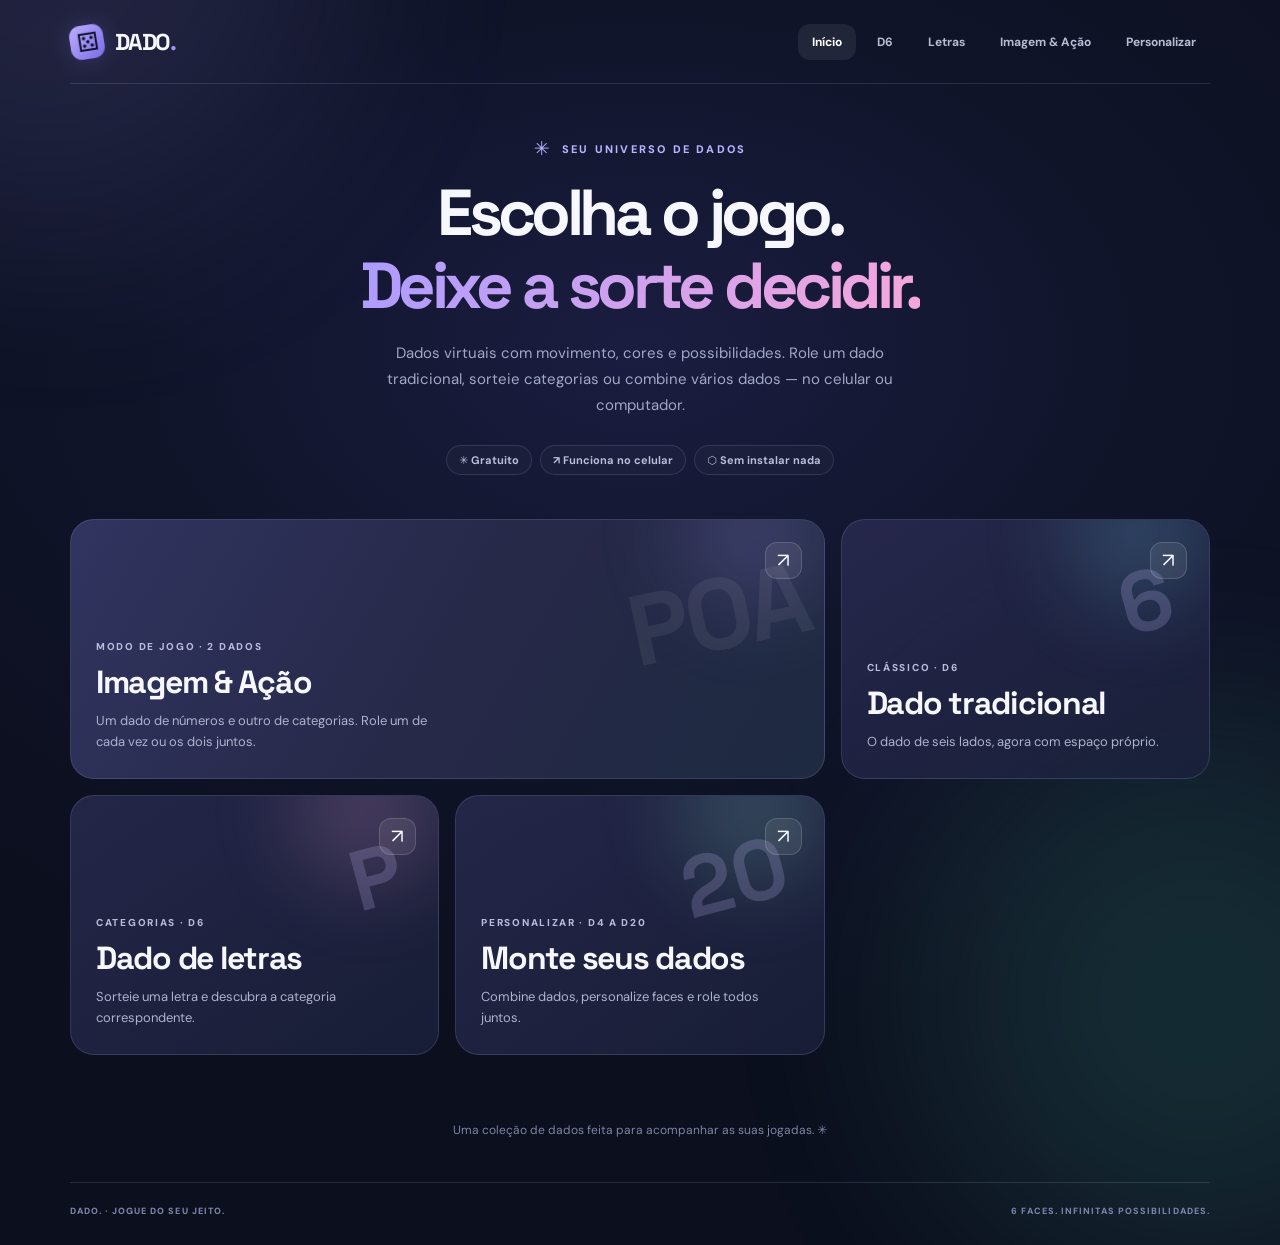
<file: index.html>
<!doctype html>
<html lang="pt-BR"><head><meta charset="utf-8"><meta name="viewport" content="width=device-width,initial-scale=1,viewport-fit=cover"><meta name="theme-color" content="#0c1020"><meta name="description" content="Dados virtuais com animação e modos de jogo para Imagem & Ação, RPG e jogos de tabuleiro. Rápido, gratuito e responsivo."><meta property="og:title" content="DADO. — Um mundo de possibilidades"><meta property="og:description" content="Escolha seu dado e deixe a sorte decidir."><title>DADO. — Dados virtuais e modos de jogo</title><link rel="icon" type="image/svg+xml" href="./assets/favicon.svg"><link rel="stylesheet" href="./assets/styles.css"></head>
<body><div class="bg-glow bg-glow--one" aria-hidden="true"></div><div class="bg-glow bg-glow--two" aria-hidden="true"></div><div class="shell">
<header class="topbar"><a class="brand" href="./" aria-label="Dado — início"><span class="brand-symbol">⚄</span><span>DADO<b>.</b></span></a><nav class="nav" aria-label="Navegação principal"><a href="./" aria-current="page">Início</a><a href="./dados/tradicional/">D6</a><a href="./dados/letras/">Letras</a><a href="./jogos/imagem-e-acao/">Imagem & Ação</a><a href="./dados/personalizado/">Personalizar</a></nav></header>
<main><section class="intro"><span class="kicker"><span class="star">✳</span> SEU UNIVERSO DE DADOS</span><h1>Escolha o jogo.<br><span class="gradient-text">Deixe a sorte decidir.</span></h1><p>Dados virtuais com movimento, cores e possibilidades. Role um dado tradicional, sorteie categorias ou combine vários dados — no celular ou computador.</p><div class="feature-strip"><span>✳ Gratuito</span><span>↗ Funciona no celular</span><span>⬡ Sem instalar nada</span></div></section>
<section class="catalog" aria-label="Dados e modos de jogo"><a class="catalog-card catalog-card--feature" href="./jogos/imagem-e-acao/" style="--accent:#ad98ff"><span class="card-arrow" aria-hidden="true">↗</span><span class="card-tag">MODO DE JOGO · 2 DADOS</span><h2>Imagem & Ação</h2><p>Um dado de números e outro de categorias. Role um de cada vez ou os dois juntos.</p></a><a class="catalog-card" href="./dados/tradicional/" style="--accent:#77d6ee"><span class="card-arrow" aria-hidden="true">↗</span><span class="card-illustration" aria-hidden="true">6</span><span class="card-tag">CLÁSSICO · D6</span><h2>Dado tradicional</h2><p>O dado de seis lados, agora com espaço próprio.</p></a><a class="catalog-card" href="./dados/letras/" style="--accent:#f6abda"><span class="card-arrow" aria-hidden="true">↗</span><span class="card-illustration" aria-hidden="true">P</span><span class="card-tag">CATEGORIAS · D6</span><h2>Dado de letras</h2><p>Sorteie uma letra e descubra a categoria correspondente.</p></a><a class="catalog-card" href="./dados/personalizado/" style="--accent:#8debca"><span class="card-arrow" aria-hidden="true">↗</span><span class="card-illustration" aria-hidden="true">20</span><span class="card-tag">PERSONALIZAR · D4 A D20</span><h2>Monte seus dados</h2><p>Combine dados, personalize faces e role todos juntos.</p></a></section><p class="catalog-caption">Uma coleção de dados feita para acompanhar as suas jogadas. ✳</p></main>
<footer class="footer"><span>DADO. · JOGUE DO SEU JEITO.</span><span>6 FACES. INFINITAS POSSIBILIDADES.</span></footer></div></body></html>
</file>
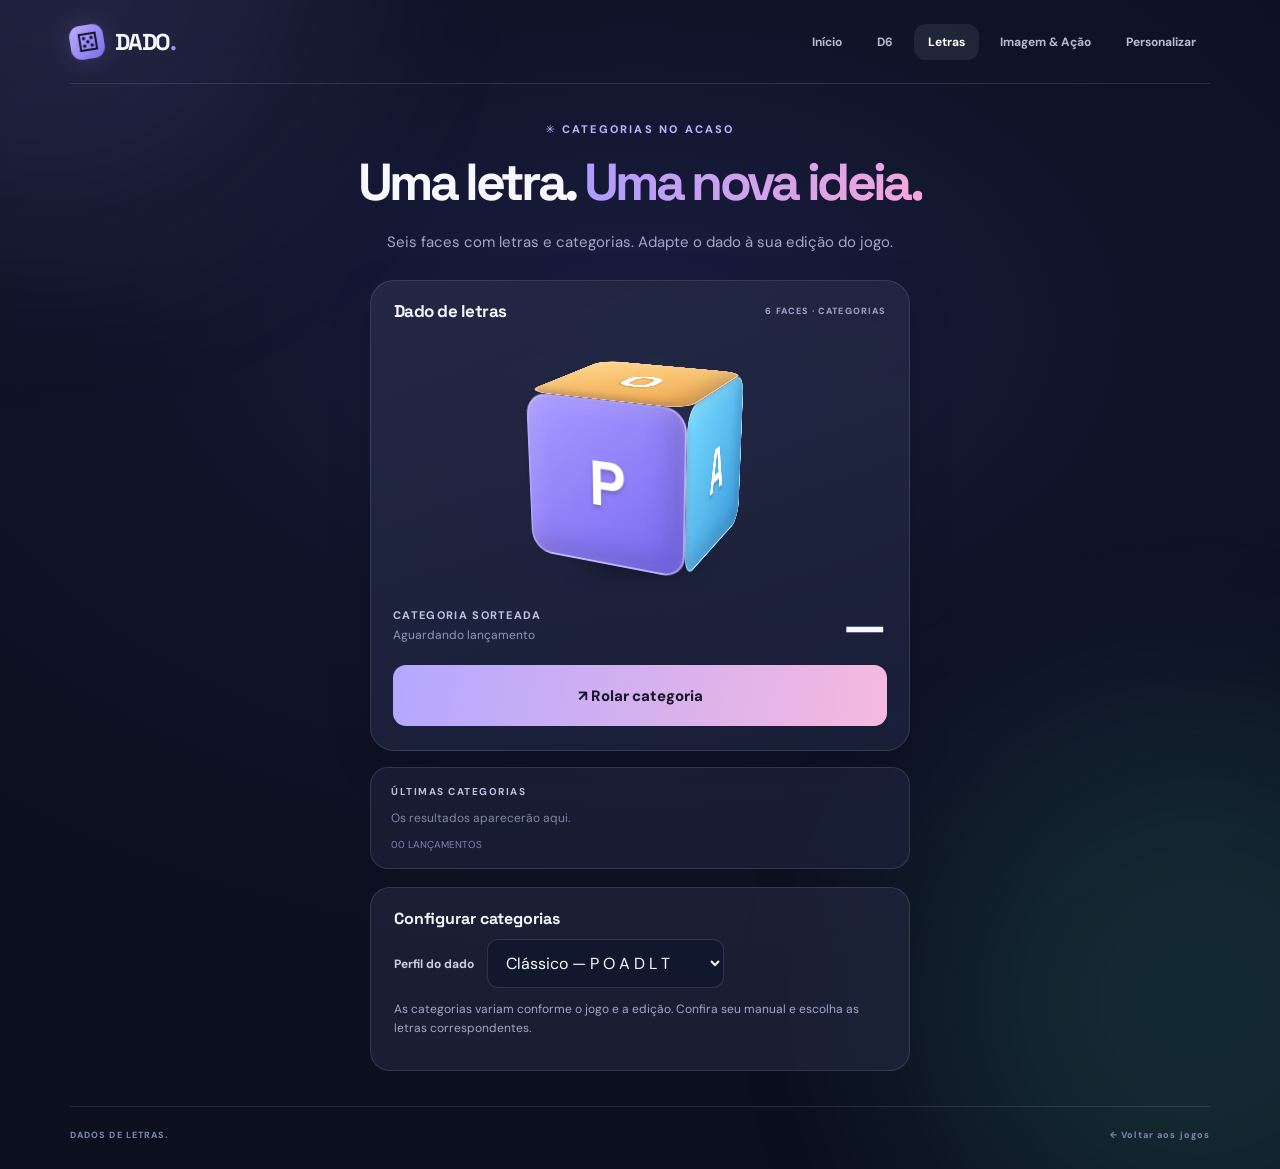
<file: dados/letras/index.html>
<!doctype html><html lang="pt-BR"><head><meta charset="utf-8"><meta name="viewport" content="width=device-width,initial-scale=1,viewport-fit=cover"><meta name="theme-color" content="#0c1020"><meta name="description" content="Dado de letras virtual de seis faces, com categorias para jogos."><title>Dado de letras — DADO.</title><link rel="icon" type="image/svg+xml" href="../../assets/favicon.svg"><link rel="stylesheet" href="../../assets/styles.css"><script type="module" src="../../assets/app.js"></script></head>
<body data-page="letters"><div class="bg-glow bg-glow--one" aria-hidden="true"></div><div class="bg-glow bg-glow--two" aria-hidden="true"></div><div class="shell"><header class="topbar"><a class="brand" href="../../"><span class="brand-symbol">⚄</span><span>DADO<b>.</b></span></a><nav class="nav" aria-label="Navegação"><a href="../../">Início</a><a href="../tradicional/">D6</a><a href="./" aria-current="page">Letras</a><a href="../../jogos/imagem-e-acao/">Imagem & Ação</a><a href="../personalizado/">Personalizar</a></nav></header>
<main><div class="intro intro--compact"><span class="kicker">✳ CATEGORIAS NO ACASO</span><h1>Uma letra. <span class="gradient-text">Uma nova ideia.</span></h1><p>Seis faces com letras e categorias. Adapte o dado à sua edição do jogo.</p></div><section class="single-layout"><article class="dice-card"><div class="dice-card__top"><h2>Dado de letras</h2><span class="dice-card__tag">6 FACES · CATEGORIAS</span></div><div class="dice-stage"><div class="dice-host" id="letterDie"></div></div><div class="dice-card__bottom"><div class="dice-card__readout"><div class="result-block"><strong>Categoria sorteada</strong><span id="letterLabel">Aguardando lançamento</span></div><span id="letterResult" class="dice-card__result">—</span></div><button class="button button--block button--large" id="rollLetter" type="button">↗ Rolar categoria</button></div></article><div class="history"><h3>Últimas categorias</h3><div class="history-row" id="letterHistory"><span class="muted">Os resultados aparecerão aqui.</span></div><div class="history-counter" style="margin-top:12px">00 LANÇAMENTOS</div></div></section>
<section class="settings-panel single-layout"><h2>Configurar categorias</h2><div class="form-row"><label for="letterPreset">Perfil do dado</label><select class="select" id="letterPreset"><option value="classic">Clássico — P O A D L T</option><option value="mix">Alternativo — P O A D L M</option><option value="custom">Personalizado</option></select></div><p>As categorias variam conforme o jogo e a edição. Confira seu manual e escolha as letras correspondentes.</p><div class="category-editor" id="categoryEditor" hidden><form id="categoryForm"><div class="category-grid" id="categoryInputs"></div><div class="stack" style="margin-top:12px"><button class="button button--outline" type="submit">Salvar minhas letras</button><span class="feedback" id="categoryFeedback" role="status"></span></div></form></div></section></main><footer class="footer"><span>DADOS DE LETRAS.</span><a href="../../">← Voltar aos jogos</a></footer></div><p class="sr-only" id="announcement" role="status" aria-live="polite"></p></body></html>
</file>
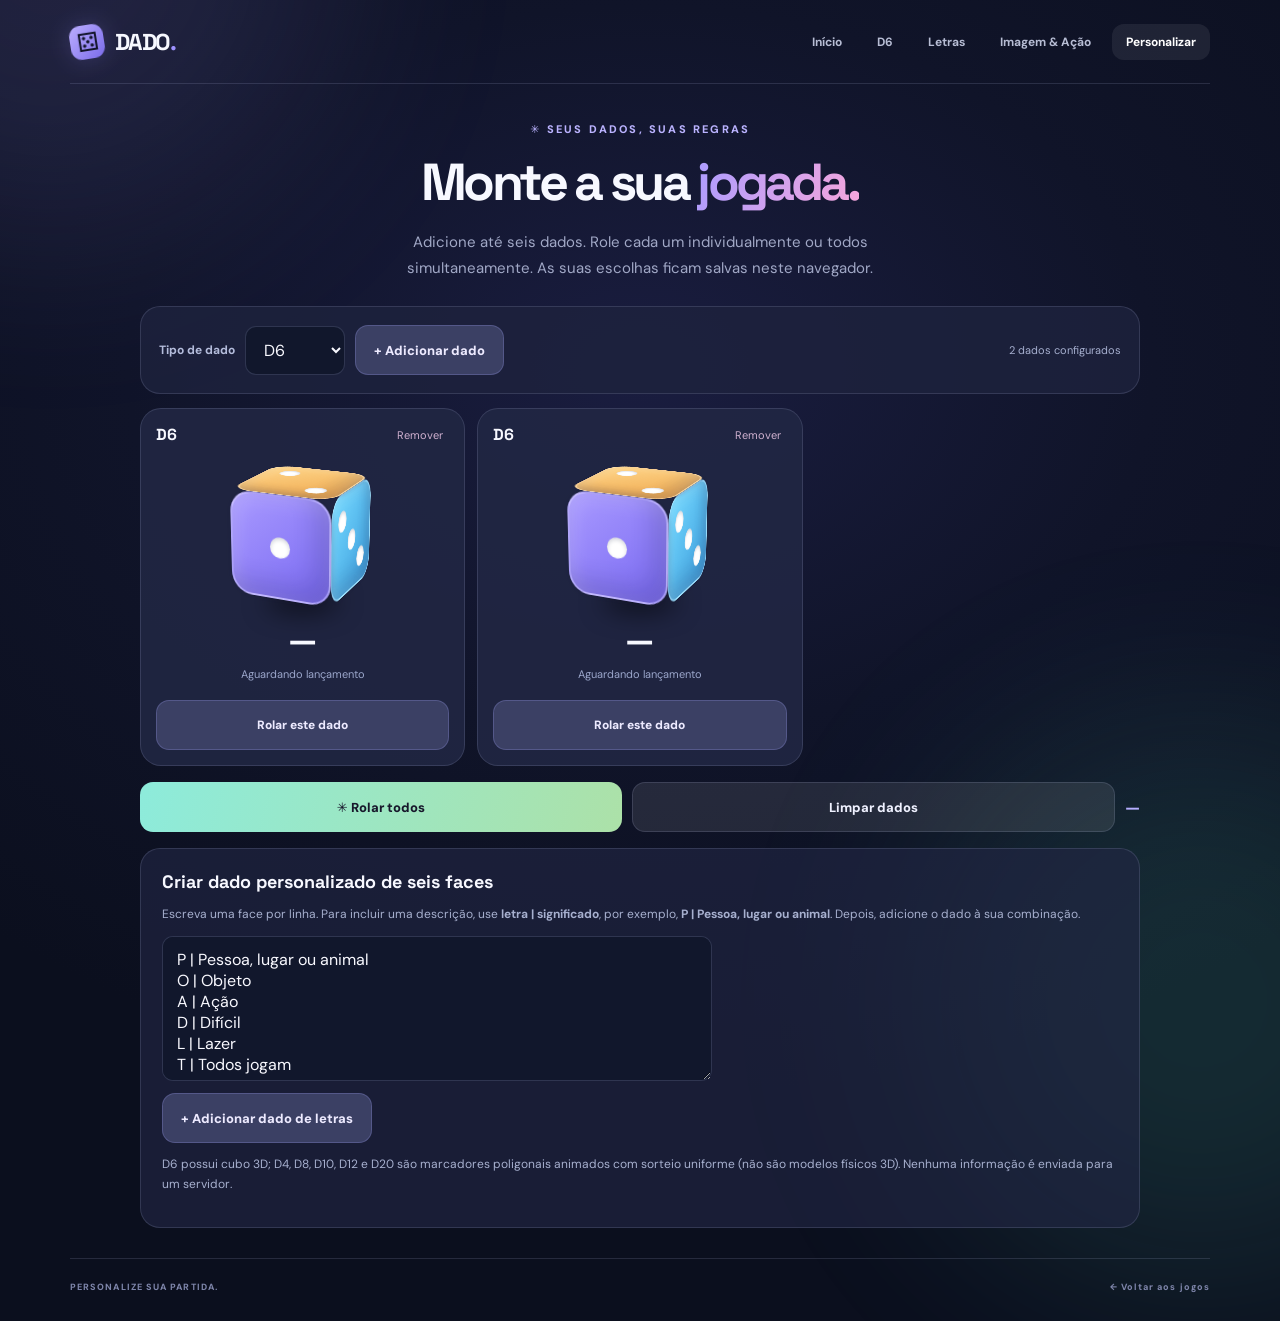
<file: dados/personalizado/index.html>
<!doctype html><html lang="pt-BR"><head><meta charset="utf-8"><meta name="viewport" content="width=device-width,initial-scale=1,viewport-fit=cover"><meta name="theme-color" content="#0c1020"><meta name="description" content="Monte uma combinação de dados D4, D6, D8, D10, D12, D20 e dados personalizados."><title>Monte seus dados — DADO.</title><link rel="icon" type="image/svg+xml" href="../../assets/favicon.svg"><link rel="stylesheet" href="../../assets/styles.css"><script type="module" src="../../assets/app.js"></script></head>
<body data-page="builder"><div class="bg-glow bg-glow--one" aria-hidden="true"></div><div class="bg-glow bg-glow--two" aria-hidden="true"></div><div class="shell"><header class="topbar"><a class="brand" href="../../"><span class="brand-symbol">⚄</span><span>DADO<b>.</b></span></a><nav class="nav" aria-label="Navegação"><a href="../../">Início</a><a href="../tradicional/">D6</a><a href="../letras/">Letras</a><a href="../../jogos/imagem-e-acao/">Imagem & Ação</a><a href="./" aria-current="page">Personalizar</a></nav></header>
<main><div class="intro intro--compact"><span class="kicker">✳ SEUS DADOS, SUAS REGRAS</span><h1>Monte a sua <span class="gradient-text">jogada.</span></h1><p>Adicione até seis dados. Role cada um individualmente ou todos simultaneamente. As suas escolhas ficam salvas neste navegador.</p></div><div class="builder-layout"><section class="builder-controls" aria-label="Adicionar dados"><label for="builderType">Tipo de dado</label><select class="select" id="builderType"><option value="D4">D4</option><option value="D6" selected>D6</option><option value="D8">D8</option><option value="D10">D10</option><option value="D12">D12</option><option value="D20">D20</option></select><button class="button button--outline" id="addBuilder" type="button">+ Adicionar dado</button><span id="builderSummary" class="builder-info">0 dados</span></section><div class="builder-grid" id="builderDice" aria-label="Dados configurados"></div><div class="builder-actions"><button type="button" class="button button--mint" id="rollAll">✳ Rolar todos</button><button type="button" class="button button--neutral" id="clearBuilder">Limpar dados</button><strong class="builder-total" id="builderTotal" role="status">—</strong></div>
<section class="custom-form"><h2>Criar dado personalizado de seis faces</h2><p>Escreva uma face por linha. Para incluir uma descrição, use <strong>letra | significado</strong>, por exemplo, <strong>P | Pessoa, lugar ou animal</strong>. Depois, adicione o dado à sua combinação.</p><label class="sr-only" for="customFaces">Faces personalizadas</label><textarea id="customFaces" class="text-area" maxlength="750" spellcheck="false">P | Pessoa, lugar ou animal
O | Objeto
A | Ação
D | Difícil
L | Lazer
T | Todos jogam</textarea><div class="stack"><button class="button button--outline" id="applyCustomFaces" type="button">+ Adicionar dado de letras</button><span class="feedback" id="builderFeedback" role="status"></span></div><p class="footnote">D6 possui cubo 3D; D4, D8, D10, D12 e D20 são marcadores poligonais animados com sorteio uniforme (não são modelos físicos 3D). Nenhuma informação é enviada para um servidor.</p></section></div></main><footer class="footer"><span>PERSONALIZE SUA PARTIDA.</span><a href="../../">← Voltar aos jogos</a></footer></div><p class="sr-only" id="announcement" role="status" aria-live="polite"></p></body></html>
</file>
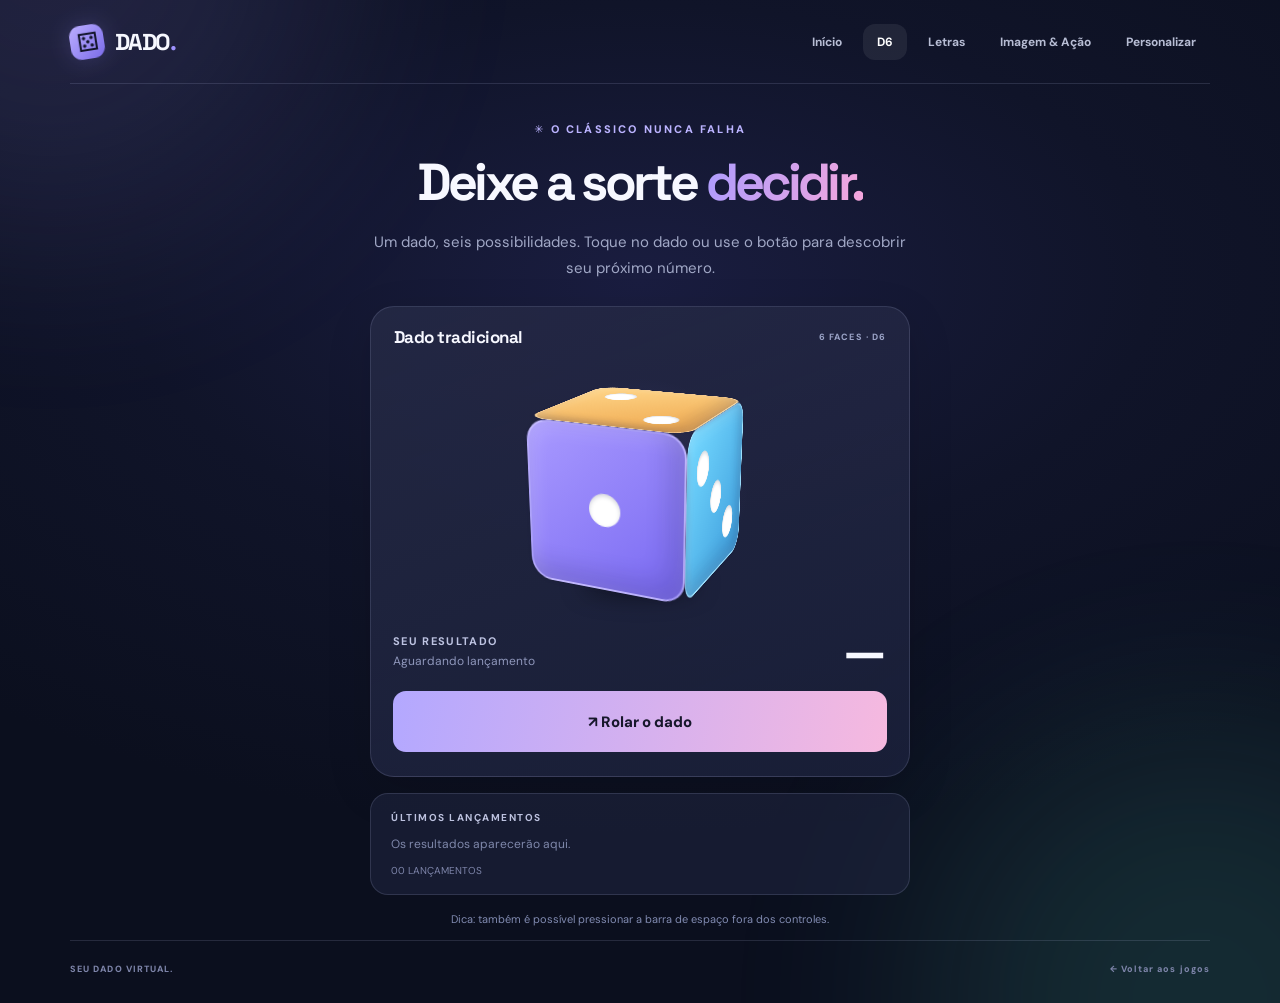
<file: dados/tradicional/index.html>
<!doctype html><html lang="pt-BR"><head><meta charset="utf-8"><meta name="viewport" content="width=device-width,initial-scale=1,viewport-fit=cover"><meta name="theme-color" content="#0c1020"><meta name="description" content="Dado virtual tradicional de 6 faces, animado em 3D e responsivo."><title>Dado tradicional D6 — DADO.</title><link rel="icon" type="image/svg+xml" href="../../assets/favicon.svg"><link rel="stylesheet" href="../../assets/styles.css"><script type="module" src="../../assets/app.js"></script></head>
<body data-page="traditional"><div class="bg-glow bg-glow--one" aria-hidden="true"></div><div class="bg-glow bg-glow--two" aria-hidden="true"></div><div class="shell"><header class="topbar"><a class="brand" href="../../"><span class="brand-symbol">⚄</span><span>DADO<b>.</b></span></a><nav class="nav" aria-label="Navegação"><a href="../../">Início</a><a href="./" aria-current="page">D6</a><a href="../letras/">Letras</a><a href="../../jogos/imagem-e-acao/">Imagem & Ação</a><a href="../personalizado/">Personalizar</a></nav></header>
<main><div class="intro intro--compact"><span class="kicker">✳ O CLÁSSICO NUNCA FALHA</span><h1>Deixe a sorte <span class="gradient-text">decidir.</span></h1><p>Um dado, seis possibilidades. Toque no dado ou use o botão para descobrir seu próximo número.</p></div><section class="single-layout" aria-label="Dado tradicional"><article class="dice-card"><div class="dice-card__top"><h2>Dado tradicional</h2><span class="dice-card__tag">6 FACES · D6</span></div><div class="dice-stage"><div class="dice-host" id="numberDie"></div></div><div class="dice-card__bottom"><div class="dice-card__readout"><div class="result-block"><strong>Seu resultado</strong><span id="numberLabel">Aguardando lançamento</span></div><span id="numberResult" class="dice-card__result">—</span></div><button class="button button--block button--large" type="button" id="rollNumber">↗ Rolar o dado</button></div></article><div class="history"><h3>Últimos lançamentos</h3><div class="history-row" id="numberHistory"><span class="muted">Os resultados aparecerão aqui.</span></div><div class="history-counter" style="margin-top:12px">00 LANÇAMENTOS</div></div></section><p class="tip" style="text-align:center">Dica: também é possível pressionar a barra de espaço fora dos controles.</p></main><footer class="footer"><span>SEU DADO VIRTUAL.</span><a href="../../">← Voltar aos jogos</a></footer></div><p class="sr-only" id="announcement" role="status" aria-live="polite"></p></body></html>
</file>
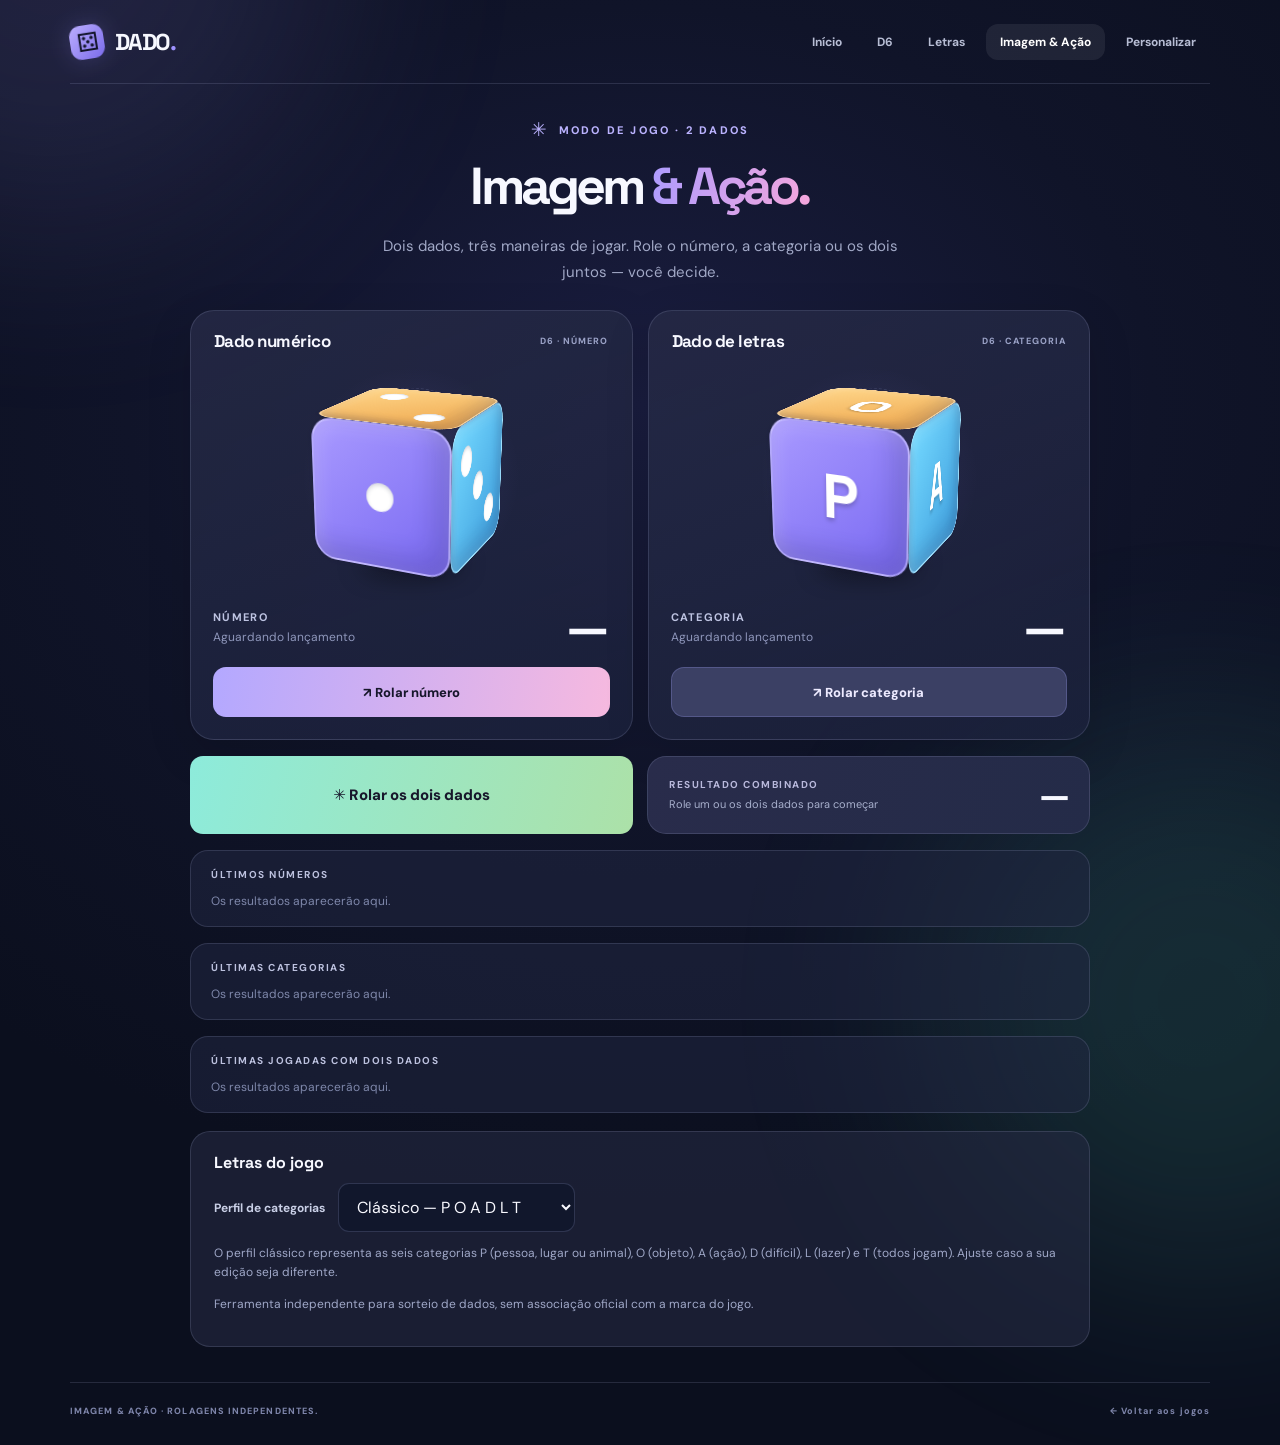
<file: jogos/imagem-e-acao/index.html>
<!doctype html><html lang="pt-BR"><head><meta charset="utf-8"><meta name="viewport" content="width=device-width,initial-scale=1,viewport-fit=cover"><meta name="theme-color" content="#0c1020"><meta name="description" content="Modo Imagem & Ação com dado numérico e dado de categorias: role juntos ou separadamente."><title>Imagem & Ação — DADO.</title><link rel="icon" type="image/svg+xml" href="../../assets/favicon.svg"><link rel="stylesheet" href="../../assets/styles.css"><script type="module" src="../../assets/app.js"></script></head>
<body data-page="image-action"><div class="bg-glow bg-glow--one" aria-hidden="true"></div><div class="bg-glow bg-glow--two" aria-hidden="true"></div><div class="shell"><header class="topbar"><a class="brand" href="../../"><span class="brand-symbol">⚄</span><span>DADO<b>.</b></span></a><nav class="nav" aria-label="Navegação"><a href="../../">Início</a><a href="../../dados/tradicional/">D6</a><a href="../../dados/letras/">Letras</a><a href="./" aria-current="page">Imagem & Ação</a><a href="../../dados/personalizado/">Personalizar</a></nav></header>
<main><div class="intro intro--compact"><span class="kicker"><span class="star">✳</span> MODO DE JOGO · 2 DADOS</span><h1>Imagem <span class="gradient-text">& Ação.</span></h1><p>Dois dados, três maneiras de jogar. Role o número, a categoria ou os dois juntos — você decide.</p></div>
<section class="game-grid" aria-label="Dados do jogo"><article class="dice-card"><div class="dice-card__top"><h2>Dado numérico</h2><span class="dice-card__tag">D6 · NÚMERO</span></div><div class="dice-stage"><div id="numberDie" class="dice-host"></div></div><div class="dice-card__bottom"><div class="dice-card__readout"><div class="result-block"><strong>Número</strong><span id="numberLabel">Aguardando lançamento</span></div><span id="numberResult" class="dice-card__result">—</span></div><button class="button button--block" type="button" id="rollNumber">↗ Rolar número</button></div></article>
<article class="dice-card"><div class="dice-card__top"><h2>Dado de letras</h2><span class="dice-card__tag">D6 · CATEGORIA</span></div><div class="dice-stage"><div id="letterDie" class="dice-host"></div></div><div class="dice-card__bottom"><div class="dice-card__readout"><div class="result-block"><strong>Categoria</strong><span id="letterLabel">Aguardando lançamento</span></div><span id="letterResult" class="dice-card__result">—</span></div><button class="button button--block button--outline" type="button" id="rollLetter">↗ Rolar categoria</button></div></article></section>
<div class="roll-all-panel"><button class="button button--block button--large button--mint" id="rollBoth" type="button">✳ Rolar os dois dados</button><div class="combined-card"><span class="combined-card__lead"><b>RESULTADO COMBINADO</b><span id="combinedCaption">Role um ou os dois dados para começar</span></span><strong id="combinedResult" aria-label="Último número e última categoria">—</strong></div></div>
<div class="history"><h3>Últimos números</h3><div id="numberHistory" class="history-row"><span class="muted">Os resultados aparecerão aqui.</span></div></div><div class="history"><h3>Últimas categorias</h3><div id="letterHistory" class="history-row"><span class="muted">Os resultados aparecerão aqui.</span></div></div><div class="history"><h3>Últimas jogadas com dois dados</h3><div id="combinedHistory" class="history-row"><span class="muted">Os resultados aparecerão aqui.</span></div></div>
<section class="settings-panel"><h2>Letras do jogo</h2><div class="form-row"><label for="letterPreset">Perfil de categorias</label><select class="select" id="letterPreset"><option value="classic">Clássico — P O A D L T</option><option value="mix">Alternativo — P O A D L M</option><option value="custom">Letras personalizadas</option></select></div><p>O perfil clássico representa as seis categorias P (pessoa, lugar ou animal), O (objeto), A (ação), D (difícil), L (lazer) e T (todos jogam). Ajuste caso a sua edição seja diferente.</p><div class="category-editor" id="categoryEditor" hidden><form id="categoryForm"><div class="category-grid" id="categoryInputs"></div><div class="stack" style="margin-top:12px"><button class="button button--outline" type="submit">Salvar minhas letras</button><span class="feedback" id="categoryFeedback" role="status"></span></div></form></div><p class="footnote">Ferramenta independente para sorteio de dados, sem associação oficial com a marca do jogo.</p></section></main><footer class="footer"><span>IMAGEM & AÇÃO · ROLAGENS INDEPENDENTES.</span><a href="../../">← Voltar aos jogos</a></footer></div><p class="sr-only" id="announcement" role="status" aria-live="polite"></p></body></html>
</file>
<file: assets/styles.css>
@import url('https://fonts.googleapis.com/css2?family=DM+Sans:wght@400;500;600;700;800&family=Space+Grotesk:wght@400;500;600;700;800&display=swap');
:root{color-scheme:dark;--bg:#0c1020;--ink:#f7f8ff;--muted:#a1a8c6;--border:rgba(202,208,255,.14);--panel:rgba(30,35,62,.82);--violet:#9e92ff;--lime:#74e6bc;--dice-size:142px;--dice-half:71px;font-family:'DM Sans',system-ui,sans-serif;font-synthesis:none;-webkit-font-smoothing:antialiased}
*{box-sizing:border-box}html{min-height:100%;scroll-behavior:smooth}body{min-width:320px;margin:0;min-height:100svh;background:radial-gradient(ellipse 80% 55% at 50% 28%,#1a1d40 0%,#101429 50%,#0b0f1e 100%);color:var(--ink)}a{color:inherit}button,input,select,textarea{font:inherit}button{cursor:pointer}button:disabled{opacity:.53;cursor:wait}button:focus-visible,a:focus-visible,input:focus-visible,select:focus-visible,textarea:focus-visible{outline:3px solid #b6a7ff;outline-offset:3px}::selection{background:#a69aff;color:#0d1024}
.bg-glow{position:fixed;width:560px;height:560px;border-radius:100%;filter:blur(110px);opacity:.13;z-index:0;pointer-events:none;animation:glowDrift 14s ease-in-out infinite alternate}.bg-glow--one{top:-330px;left:-230px;background:#a59bff}.bg-glow--two{bottom:-380px;right:-200px;background:#5be4bd;animation-delay:-6s}
.shell{width:min(1140px,calc(100% - 44px));margin:auto;min-height:100svh;display:flex;flex-direction:column;position:relative;z-index:1}.topbar{display:flex;min-height:84px;align-items:center;justify-content:space-between;gap:22px;border-bottom:1px solid var(--border)}.brand{display:flex;align-items:center;gap:11px;text-decoration:none;font:800 23px 'Space Grotesk',sans-serif;letter-spacing:-.07em}.brand b{color:var(--violet)}.brand-symbol{height:34px;width:34px;border-radius:11px;background:linear-gradient(135deg,#bbaeff,#7a6be9);color:#12152b;display:grid;place-items:center;font:800 25px 'Space Grotesk',sans-serif;transform:rotate(-9deg);box-shadow:0 0 22px #9d8cff33}.nav{display:flex;align-items:center;gap:7px;flex-wrap:wrap}.nav a{text-decoration:none;padding:10px 14px;border-radius:12px;color:#b7bdd4;font-size:12px;font-weight:700}.nav a:hover,.nav a[aria-current=page]{color:white;background:#ffffff13}.topbar-status{font-size:10px;letter-spacing:.13em;font-weight:800;color:#aeb4d5;border:1px solid var(--border);border-radius:40px;padding:10px 12px;white-space:nowrap}.topbar-status::before{content:'';display:inline-block;width:7px;height:7px;background:var(--lime);border-radius:50%;margin-right:8px;box-shadow:0 0 0 3px #74e6bc18}
main{flex:1}.intro{text-align:center;max-width:700px;margin:52px auto 34px}.kicker{color:#bbb3ff;text-transform:uppercase;font-size:11px;letter-spacing:.2em;font-weight:800;display:inline-flex;gap:10px;align-items:center}.kicker .star{font-size:19px}.intro h1{font:700 clamp(39px,6.7vw,65px)/1.13 'Space Grotesk',sans-serif;letter-spacing:-.07em;margin:15px auto 17px}.gradient-text{background:linear-gradient(105deg,#ac9cff,#f3a6dd 48%,#ffd49b);background-size:200% 200%;color:transparent;background-clip:text;-webkit-background-clip:text;animation:gradient 8s ease-in-out infinite alternate}.intro p{max-width:560px;color:var(--muted);line-height:1.75;font-size:15px;margin:0 auto}.intro--compact{margin:33px auto 25px}.intro--compact h1{font-size:clamp(35px,5vw,52px)}
.feature-strip{display:flex;flex-wrap:wrap;justify-content:center;gap:8px;margin-top:26px}.feature-strip span{border:1px solid var(--border);padding:7px 12px;border-radius:50px;font-size:11px;font-weight:700;color:#b8bdd9;background:#ffffff06}
.catalog{display:grid;grid-template-columns:repeat(3,minmax(0,1fr));gap:16px;padding:10px 0 55px}.catalog-card{text-decoration:none;position:relative;min-height:260px;display:flex;flex-direction:column;align-items:flex-start;justify-content:flex-end;padding:25px;border:1px solid var(--border);border-radius:24px;background:linear-gradient(145deg,#2b2c53ca,#1b213ccc);overflow:hidden;transition:transform .25s ease,border-color .25s ease,box-shadow .25s ease}.catalog-card::before{content:'';position:absolute;width:230px;height:230px;top:-100px;right:-45px;background:radial-gradient(circle,var(--accent,#9d90ff) 0%,transparent 70%);filter:blur(36px);opacity:.25;transition:opacity .25s}.catalog-card:hover{transform:translateY(-4px);border-color:#b5b3ff66;box-shadow:0 17px 45px #0004}.catalog-card:hover::before{opacity:.5}.catalog-card--feature{grid-column:span 2;background:linear-gradient(120deg,#30345f,#272949 50%,#1d2a40)}.catalog-card--feature::after{content:'P  O  A';font:800 clamp(40px,8vw,100px) 'Space Grotesk',sans-serif;letter-spacing:-.14em;position:absolute;right:26px;top:32px;transform:rotate(-12deg);color:#fff1;white-space:nowrap}.card-tag{font-size:10px;text-transform:uppercase;letter-spacing:.17em;color:#b9bcdb;font-weight:800;z-index:1}.catalog-card h2{font:700 clamp(22px,3vw,32px) 'Space Grotesk',sans-serif;letter-spacing:-.04em;margin:9px 0;z-index:1}.catalog-card p{margin:0;color:#adb3cd;font-size:13px;line-height:1.6;max-width:360px;z-index:1}.card-arrow{display:grid;place-items:center;width:37px;height:37px;background:#ffffff14;border:1px solid #ffffff27;border-radius:12px;position:absolute;top:22px;right:22px;font-size:20px;z-index:1}.card-illustration{position:absolute;right:37px;top:38px;font:800 85px/1 'Space Grotesk',sans-serif;transform:rotate(-15deg);color:#cfc5ff33}.catalog-caption{color:#7d85a6;text-align:center;font-size:12px;padding:0 0 32px}
.game-grid{display:grid;grid-template-columns:repeat(2,minmax(0,1fr));gap:15px;max-width:900px;margin:auto}.dice-card{border:1px solid var(--border);background:linear-gradient(160deg,#252945df,#1c223dc9);border-radius:24px;overflow:hidden;min-width:0;box-shadow:0 14px 45px #0002}.dice-card__top{display:flex;justify-content:space-between;gap:12px;align-items:center;padding:19px 23px 0}.dice-card__top h2{font:700 17px 'Space Grotesk',sans-serif;margin:0;letter-spacing:-.03em}.dice-card__tag{font-size:9px;color:#9aa2c6;font-weight:800;letter-spacing:.12em}.dice-stage{height:248px;position:relative;isolation:isolate;display:grid;place-items:center;overflow:hidden}.dice-stage::before{content:'';position:absolute;z-index:-1;width:220px;height:220px;background:radial-gradient(circle,#9a8cff22,transparent 70%);top:50%;left:50%;transform:translate(-50%,-50%)}.dice-stage::after{content:'';position:absolute;z-index:-1;width:175px;height:175px;border:1px dashed #bbc3ff24;border-radius:50%;top:50%;left:50%;transform:translate(-50%,-50%);animation:circle 25s linear infinite}.dice-host{height:190px;display:grid;place-items:center;perspective:850px;--dice-size:142px;--dice-half:71px}.dice-hit{background:none;padding:0;margin:0;border:0;width:var(--dice-size);height:var(--dice-size);display:grid;place-items:center;position:relative;transform-style:preserve-3d;-webkit-tap-highlight-color:transparent;touch-action:manipulation}.dice-hit::after{content:'';position:absolute;bottom:-27px;left:15%;width:70%;height:21px;border-radius:50%;background:#0009;filter:blur(13px);z-index:-1}.dice-float{display:block;width:100%;height:100%;transform-style:preserve-3d;animation:float 4s ease-in-out infinite}.dice-host.is-rolling .dice-float{animation:lift 1.5s ease-in-out}.dice-host.has-landed .dice-float{animation:land .4s ease-out}.dice-cube{display:block;width:100%;height:100%;transform-style:preserve-3d;transition:transform 1550ms cubic-bezier(.13,.73,.17,1);will-change:transform}.dice-face{display:grid;place-items:center;position:absolute;inset:0;width:100%;height:100%;border-radius:22px;background:linear-gradient(140deg,var(--face-start),var(--face-end));border:2px solid #ffffff55;box-shadow:inset -13px -13px 24px #16173d2a,inset 4px 4px 19px #ffffff29,0 1px 7px #0d0f3033;backface-visibility:hidden;overflow:hidden}.dice-face--front{transform:translateZ(var(--dice-half))}.dice-face--back{transform:rotateY(180deg) translateZ(var(--dice-half))}.dice-face--right{transform:rotateY(90deg) translateZ(var(--dice-half))}.dice-face--left{transform:rotateY(-90deg) translateZ(var(--dice-half))}.dice-face--top{transform:rotateX(90deg) translateZ(var(--dice-half))}.dice-face--bottom{transform:rotateX(-90deg) translateZ(var(--dice-half))}.dice-glyph{font:800 72px 'Space Grotesk',sans-serif;text-shadow:0 3px 4px #0003;color:#fff;letter-spacing:-.08em;overflow-wrap:anywhere;max-width:100%;font-size:clamp(27px,4.8vw,72px)}.pip{position:absolute;width:21%;height:21%;border-radius:100%;background:#fff;box-shadow:inset 0 2px 4px #20264733}.pip--tl{top:15%;left:15%}.pip--tr{top:15%;right:15%}.pip--ml{top:39.5%;left:15%}.pip--mr{top:39.5%;right:15%}.pip--bl{bottom:15%;left:15%}.pip--br{bottom:15%;right:15%}.pip--c{top:39.5%;left:39.5%}.dice-poly{display:grid;place-items:center;width:100%;height:100%;background:linear-gradient(140deg,var(--face-start),var(--face-end));border:1px solid #fff6;filter:drop-shadow(0 9px 13px #0005);transform:rotate(-10deg);transition:transform .4s ease,background .2s}.dice-poly__glyph{font:800 clamp(28px,5vw,63px)/1 'Space Grotesk',sans-serif;color:white;text-shadow:0 2px 5px #0004}.dice-poly--rolling{animation:polyspin 1.55s ease-in-out both}.dice-card__bottom{padding:0 22px 22px}.dice-card__readout{min-height:54px;display:flex;justify-content:space-between;gap:10px;align-items:center;margin-bottom:13px}.result-block{display:flex;flex-direction:column;gap:5px}.result-block strong{font-size:11px;letter-spacing:.12em;color:#bec4e2;text-transform:uppercase}.result-block span{font-size:12px;color:#8f97bb}.dice-card__result{font:800 49px/1 'Space Grotesk',sans-serif}.result-pop{animation:pop .38s ease both}.button{display:inline-flex;justify-content:center;align-items:center;gap:10px;padding:14px 18px;border-radius:13px;background:linear-gradient(100deg,#b3a8ff,#f6b9df);border:0;color:#17172b;font-size:13px;font-weight:800;min-height:50px;transition:transform .15s,filter .15s}.button:hover:not(:disabled){transform:translateY(-2px);filter:brightness(1.05)}.button:active:not(:disabled){transform:translateY(1px)}.button--block{width:100%}.button--outline{background:#3b4064;color:#edeaff;border:1px solid #a5a5ff3c}.button--mint{background:linear-gradient(105deg,#8debdb,#ace1a8)}.button--large{min-height:61px;font-size:15px}.button--neutral{background:#ffffff18;color:#eff1ff;border:1px solid var(--border)}.roll-all-panel{max-width:900px;margin:16px auto;display:grid;grid-template-columns:1fr 1fr;gap:14px;align-items:stretch}.combined-card{border:1px solid var(--border);background:linear-gradient(110deg,#292c4b,#242b48);border-radius:19px;padding:16px 21px;display:flex;align-items:center;justify-content:space-between;gap:18px;min-width:0}.combined-card__lead{display:flex;flex-direction:column;gap:6px;min-width:0}.combined-card__lead b{font-size:10px;letter-spacing:.15em;color:#b9b9dc}.combined-card__lead span{font-size:11px;color:#a7afcc;line-height:1.4}.combined-card>strong{font:800 35px 'Space Grotesk',sans-serif;white-space:nowrap;letter-spacing:-.07em}.history{max-width:900px;margin:16px auto;border:1px solid var(--border);border-radius:18px;background:#2227428c;padding:17px 20px}.history h3{font-size:10px;letter-spacing:.15em;text-transform:uppercase;margin:0 0 12px;color:#bdc2df}.history-row{display:flex;align-items:center;gap:7px;flex-wrap:wrap}.history-chip{display:inline-grid;place-items:center;min-width:34px;height:34px;padding:0 9px;background:color-mix(in srgb,var(--chip) 12%,transparent);border:1px solid color-mix(in srgb,var(--chip) 38%,transparent);border-radius:10px;color:var(--chip);font:700 15px 'Space Grotesk',sans-serif}.history-counter{font-size:10px;color:#7e85aa;margin-left:auto}.muted{font-size:12px;color:#7f88ab}.single-layout{width:min(100%,540px);margin:auto}.single-layout .dice-stage{height:276px}.single-layout .dice-host{--dice-size:160px;--dice-half:80px}.single-layout .dice-card__bottom{padding-bottom:24px}.settings-panel{max-width:900px;margin:18px auto 35px;padding:20px 23px;border-radius:20px;border:1px solid var(--border);background:#2529429c}.settings-panel h2{font:700 16px 'Space Grotesk',sans-serif;margin:0 0 10px}.settings-panel p{color:#a0a8c8;font-size:12px;line-height:1.6}.form-row{display:flex;align-items:center;gap:13px;flex-wrap:wrap}.form-row label{font-size:12px;font-weight:700;color:#cad0e7}.select,.text-input,.text-area{border:1px solid #a7afe133;background:#11172c;color:#f9f9ff;padding:12px 14px;border-radius:11px;min-width:0}.select{min-height:46px}.category-editor[hidden]{display:none}.category-editor{margin-top:15px}.category-grid{display:grid;gap:7px}.category-row{display:grid;grid-template-columns:65px 85px 1fr;gap:9px;align-items:center;font-size:11px;color:#b8bfdc}.category-row input{border:1px solid #a7afe133;background:#11172c;color:#f9f9ff;border-radius:10px;padding:10px;min-width:0}.feedback{font-size:12px!important;color:#80e6c7!important}.tip{font-size:11px;color:#818bb1;line-height:1.6}.footnote{font-size:11px;line-height:1.6;color:#8993b2;margin:12px 0}.footer{margin-top:auto;border-top:1px solid var(--border);padding:22px 0 28px;display:flex;justify-content:space-between;gap:15px;font-size:9px;color:#7e85aa;font-weight:800;letter-spacing:.12em}.footer a{text-decoration:none}.footer a:hover{color:#fff}.sr-only{position:absolute;width:1px;height:1px;padding:0;margin:-1px;overflow:hidden;clip:rect(0,0,0,0);white-space:nowrap;border:0}
.builder-layout{max-width:1000px;margin:0 auto 30px}.builder-controls{display:flex;gap:10px;align-items:center;flex-wrap:wrap;border:1px solid var(--border);padding:18px;border-radius:20px;background:var(--panel)}.builder-controls label{font-size:12px;color:#b4bcdb;font-weight:700}.builder-controls select{min-width:100px}.builder-info{font-size:11px;color:#a6afcf;margin-left:auto}.builder-grid{display:grid;grid-template-columns:repeat(3,minmax(0,1fr));gap:12px;margin-top:14px}.builder-card{padding:15px;border-radius:21px;border:1px solid var(--border);background:#222744e0;text-align:center;min-width:0}.builder-card__head{display:flex;justify-content:space-between;align-items:center}.builder-card__head h3{margin:0;font:700 16px 'Space Grotesk',sans-serif}.small-text-button{border:0;background:transparent;color:#d0b2d0;font-size:11px}.builder-card__stage{height:174px;display:grid;place-items:center;perspective:900px;--dice-size:105px;--dice-half:52.5px}.builder-card__stage .dice-host{height:150px;--dice-size:105px;--dice-half:52.5px}.builder-card__stage .dice-hit{--dice-size:105px;--dice-half:52.5px}.builder-card__stage .dice-glyph{font-size:51px}.builder-card__result{display:block;font:800 33px 'Space Grotesk',sans-serif}.builder-card__caption{display:block;min-height:21px;color:#9ca7cc;font-size:11px;margin:6px auto 12px}.builder-card .button{width:100%;font-size:12px}.builder-actions{display:flex;flex-wrap:wrap;gap:10px;align-items:center;margin-top:16px}.builder-actions .button{flex:1}.builder-total{font:700 17px 'Space Grotesk',sans-serif;color:#b6afff}.custom-form{margin-top:16px;padding:21px;border-radius:20px;border:1px solid var(--border);background:#222744a1}.custom-form h2{font:700 18px 'Space Grotesk',sans-serif;margin:0 0 8px}.custom-form p{color:#a7b0cf;font-size:12px;line-height:1.6}.text-area{display:block;max-width:550px;width:100%;min-height:145px;resize:vertical;margin:12px 0}.stack{display:flex;gap:11px;align-items:center;flex-wrap:wrap}
@keyframes gradient{to{background-position:100% 100%}}@keyframes glowDrift{to{transform:translate(70px,60px)}}@keyframes circle{to{transform:translate(-50%,-50%) rotate(360deg)}}@keyframes float{50%{transform:translateY(-10px)}}@keyframes lift{20%{transform:translateY(-28px) scale(1.05)}70%{transform:translateY(-15px)}100%{transform:translateY(0)}}@keyframes land{0%{transform:translateY(-13px) scale(1.07)}75%{transform:translateY(3px) scale(.97)}100%{transform:translateY(0)}}@keyframes pop{from{opacity:.2;transform:scale(.76) translateY(7px)}to{opacity:1;transform:scale(1) translateY(0)}}@keyframes polyspin{0%{transform:rotate(0deg) scale(1)}45%{transform:rotate(560deg) scale(1.13)}100%{transform:rotate(1080deg) scale(1)}}
@media(max-width:870px){.topbar{flex-wrap:wrap;padding:17px 0;min-height:72px}.nav{order:3;flex-basis:100%;justify-content:center}.topbar-status{margin-left:auto}.catalog{grid-template-columns:repeat(2,minmax(0,1fr))}.builder-grid{grid-template-columns:repeat(2,minmax(0,1fr))}}
@media(max-width:600px){.shell{width:calc(100% - 26px)}.topbar{gap:12px}.brand{font-size:21px}.topbar-status{font-size:9px}.nav{gap:1px}.nav a{padding:8px 9px;font-size:11px}.intro{margin:30px auto 22px}.intro h1{font-size:clamp(35px,9vw,48px)}.intro p{font-size:13px}.catalog{grid-template-columns:1fr;gap:11px;padding-bottom:30px}.catalog-card--feature{grid-column:auto}.catalog-card{min-height:185px;padding:22px}.catalog-card--feature::after{font-size:80px}.game-grid{gap:9px}.dice-card{border-radius:18px}.dice-card__top{padding:14px 12px 0;align-items:flex-start;flex-direction:column;gap:4px}.dice-card__top h2{font-size:13px}.dice-card__tag{font-size:8px}.dice-stage{height:185px}.dice-host{--dice-size:108px;--dice-half:54px;height:145px}.dice-hit{--dice-size:108px;--dice-half:54px}.dice-face{border-radius:14px}.dice-glyph{font-size:46px}.dice-card__bottom{padding:0 10px 12px}.dice-card__readout{min-height:65px;margin-bottom:7px;align-items:center;gap:4px}.result-block strong{font-size:9px}.result-block span{font-size:10px;line-height:1.3}.dice-card__result{font-size:37px}.dice-card .button{min-height:46px;font-size:11px;padding:10px 5px}.roll-all-panel{grid-template-columns:1fr;gap:9px;margin-top:10px}.combined-card{padding:15px}.settings-panel{padding:17px 14px}.category-row{grid-template-columns:45px 62px 1fr;gap:5px}.category-row input{font-size:11px;padding:9px 6px}.single-layout .dice-stage{height:245px}.single-layout .dice-host{--dice-size:150px;--dice-half:75px}.single-layout .dice-hit{--dice-size:150px;--dice-half:75px}.single-layout .dice-glyph{font-size:66px}.builder-grid{grid-template-columns:repeat(2,minmax(0,1fr));gap:9px}.builder-card{padding:12px 9px}.builder-card__head h3{font-size:13px}.builder-card__stage{height:155px}.builder-card__stage .dice-host{height:130px}.builder-card__result{font-size:30px}.builder-actions{align-items:stretch}.builder-actions .button{flex:1 1 140px}.builder-total{flex-basis:100%;text-align:center}.footer{font-size:9px;letter-spacing:.04em}.footer span:last-child{display:none}}
@media(max-width:375px){.topbar-status{font-size:8px}.game-grid{gap:7px}.dice-host{--dice-size:94px;--dice-half:47px}.dice-hit{--dice-size:94px;--dice-half:47px}.dice-stage{height:164px}.dice-glyph{font-size:41px}.dice-card__result{font-size:32px}.result-block span{font-size:9px}.nav a{font-size:10px;padding:8px 6px}.builder-card__stage .dice-host,.builder-card__stage .dice-hit{--dice-size:93px;--dice-half:46.5px}}
@media(prefers-reduced-motion:reduce){*,*::before,*::after{animation-duration:.01ms!important;animation-iteration-count:1!important;scroll-behavior:auto!important;transition-duration:.01ms!important}}
</file>
